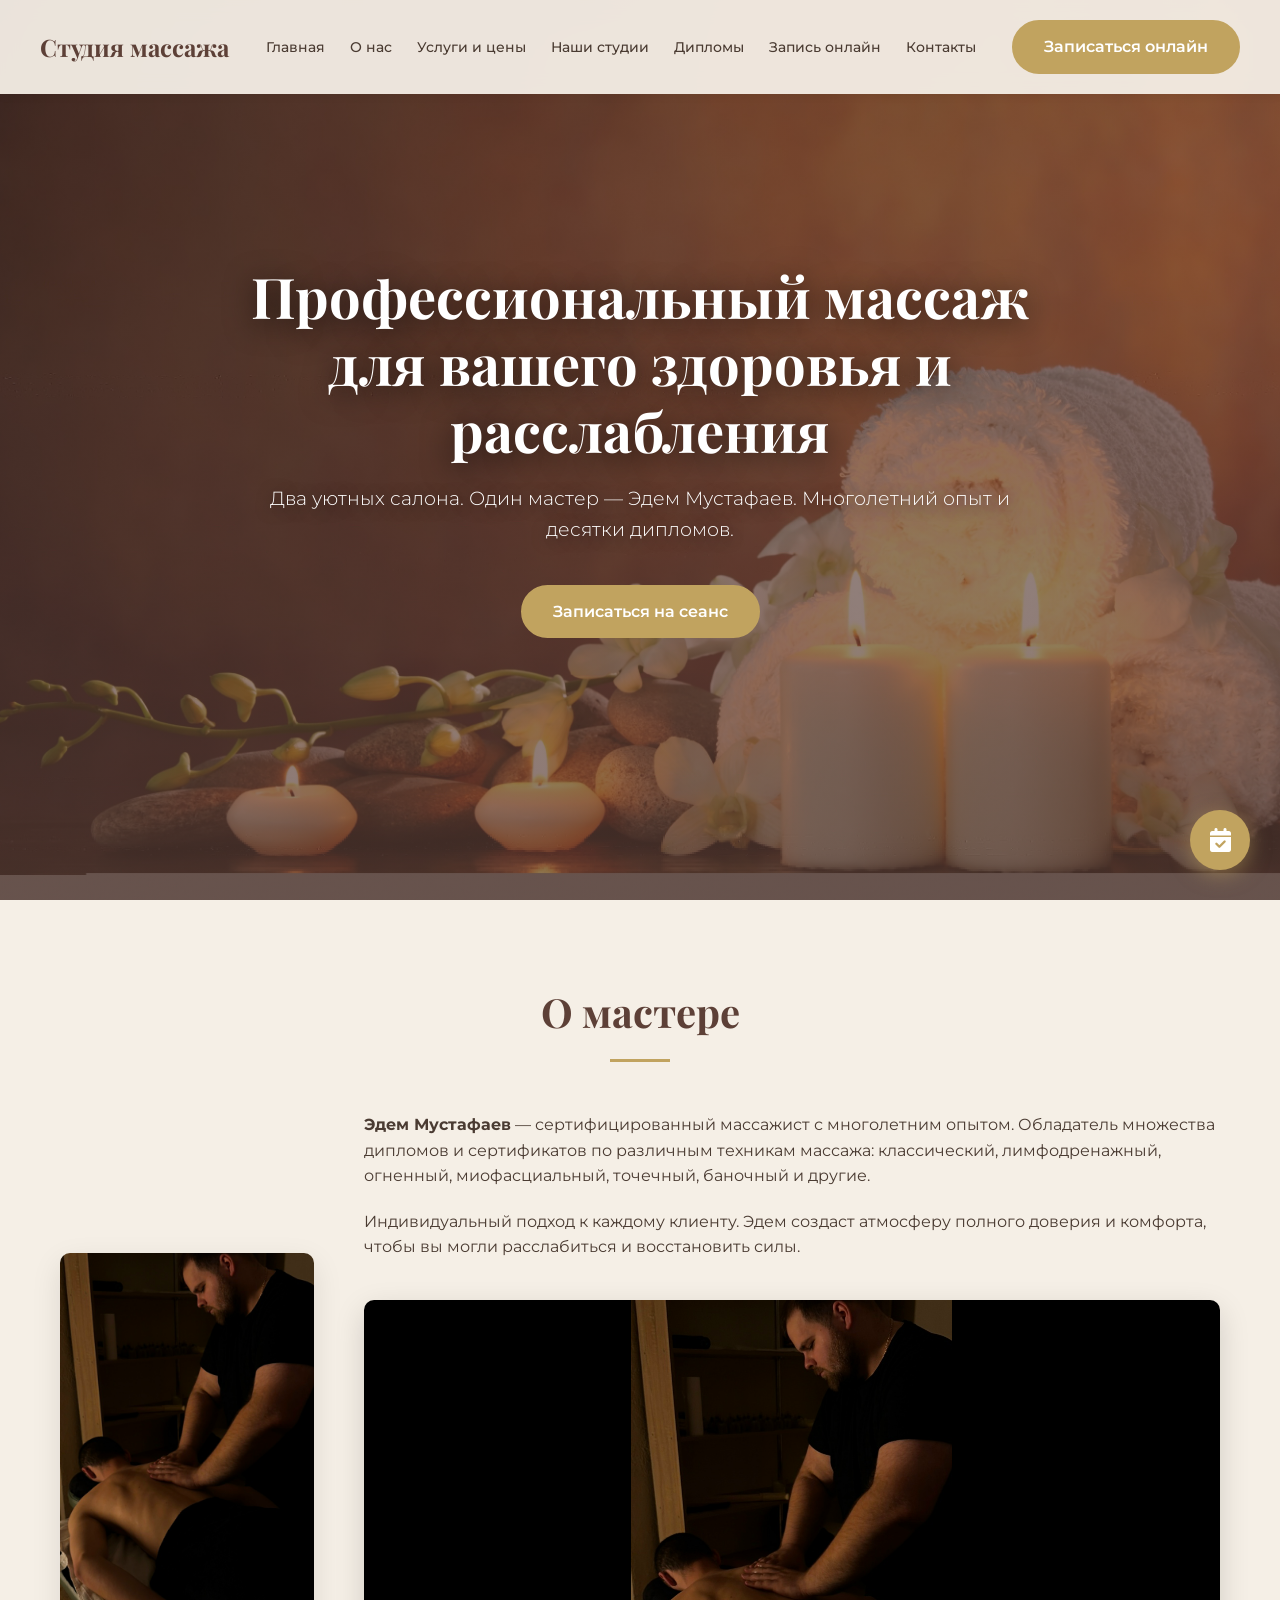
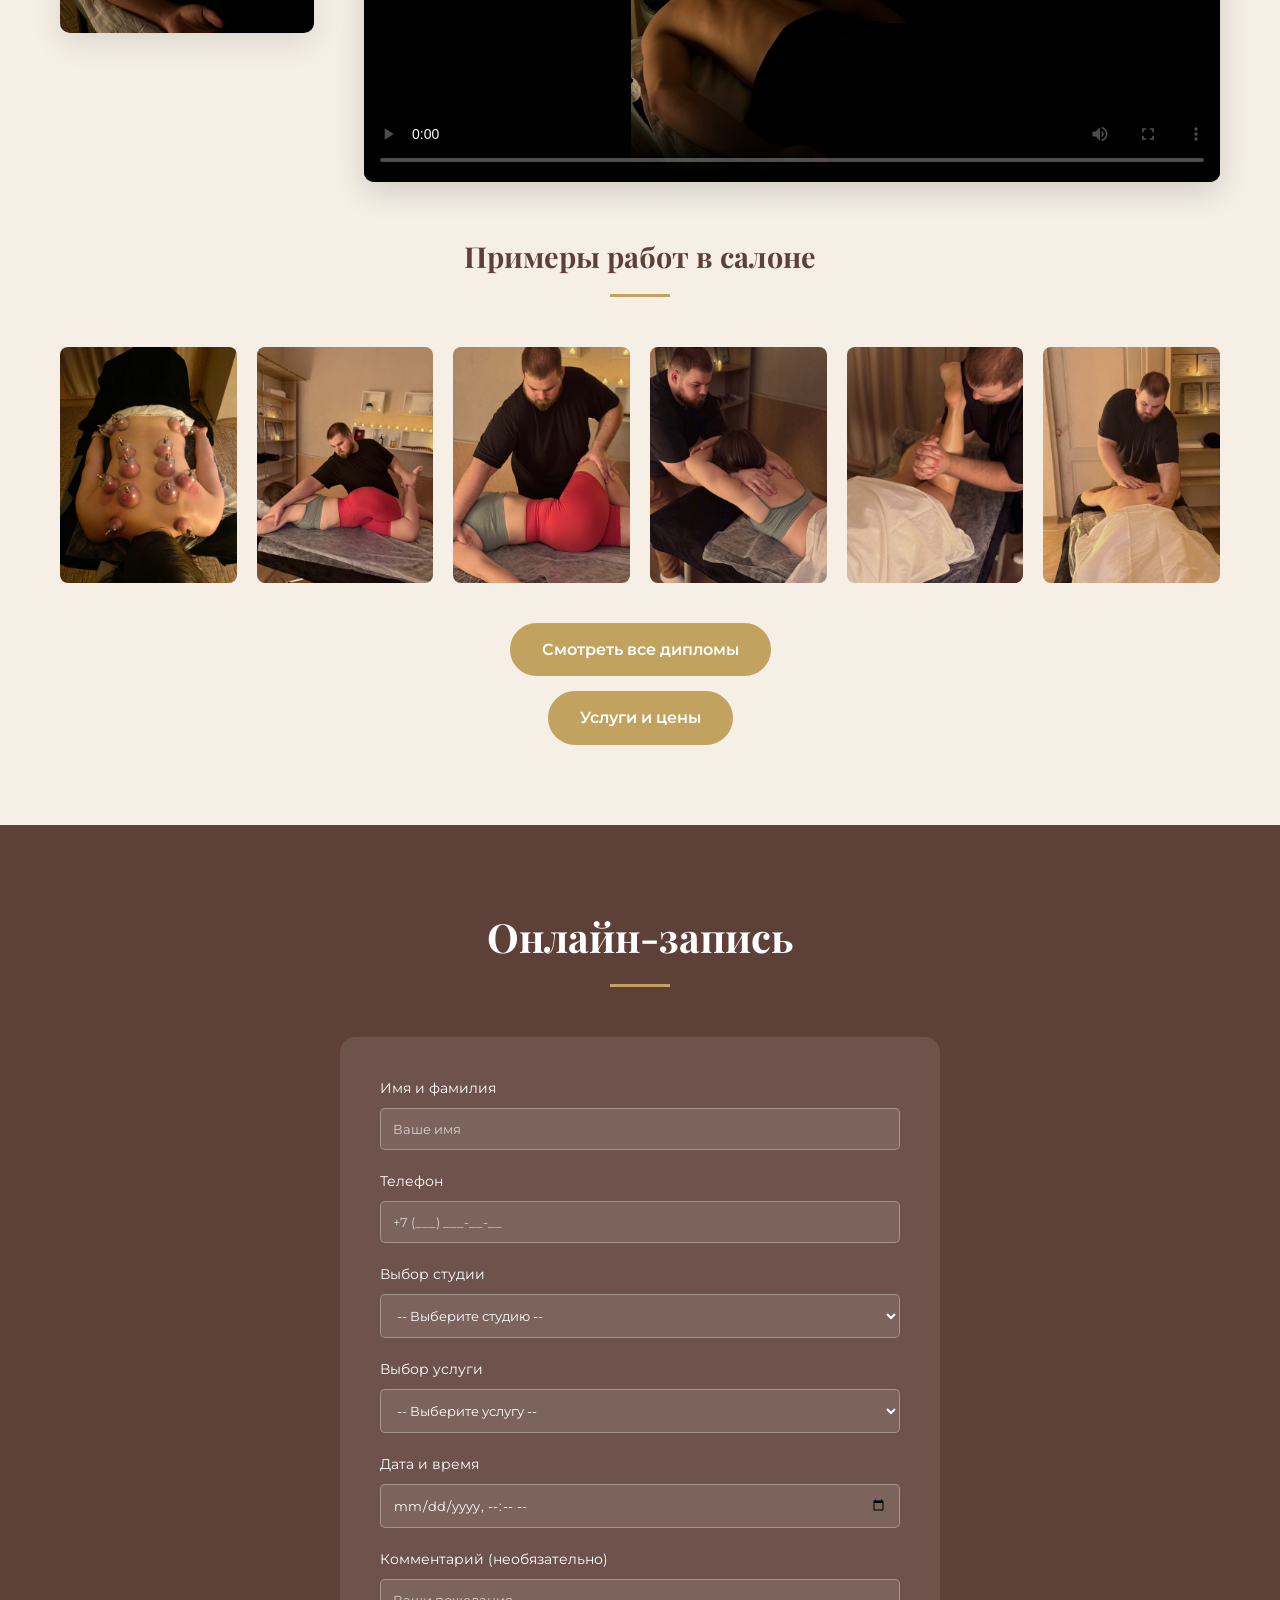
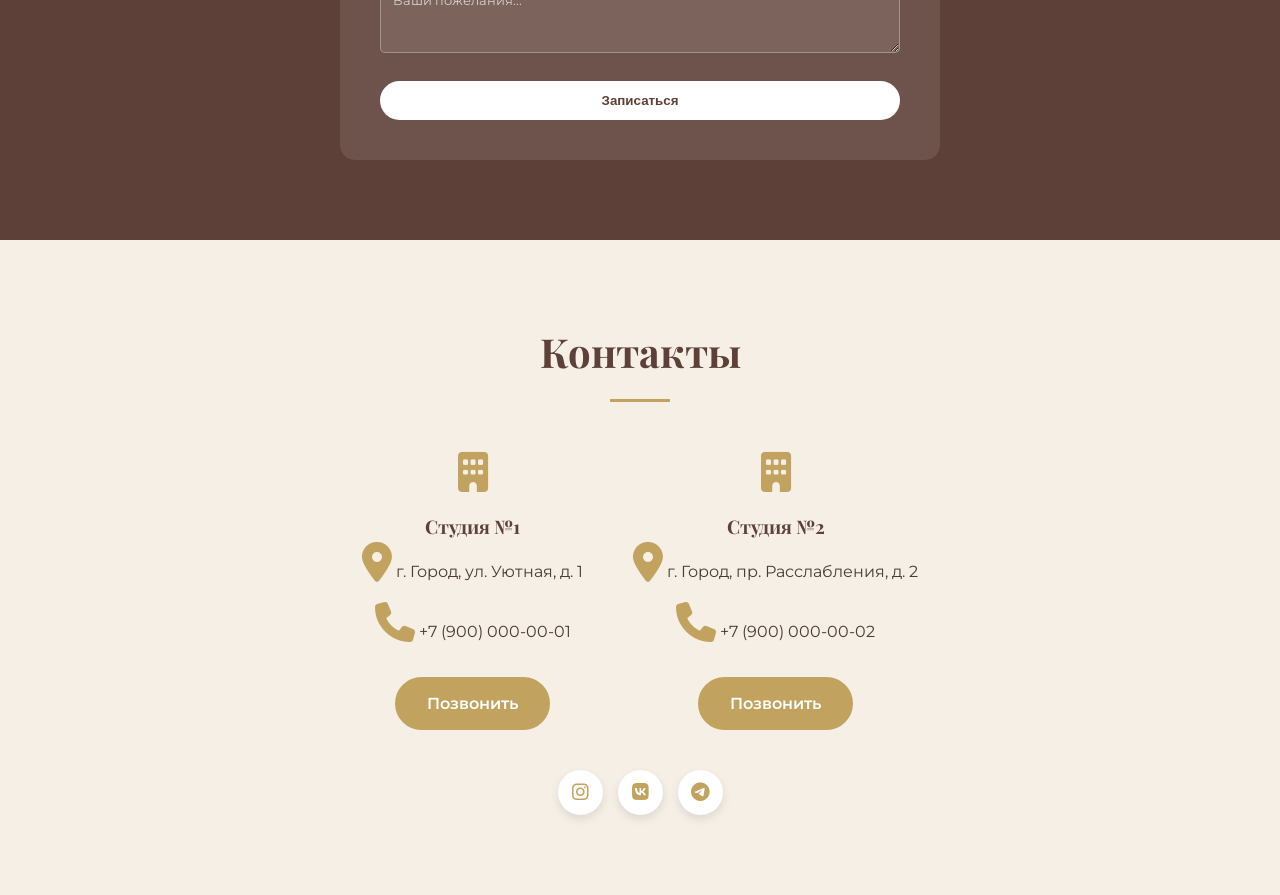
<file: index.html>
<!DOCTYPE html>
<html lang="ru">
<head>
    <meta charset="UTF-8">
    <meta name="viewport" content="width=device-width, initial-scale=1.0">
    <title>Студия массажа — Профессиональный массаж и спа-процедуры</title>
    <meta name="description" content="Профессиональный массаж для вашего здоровья и расслабления. Два уютных салона. Опытный мастер Эдем Мустафаев.">
    
    <link rel="preconnect" href="https://fonts.googleapis.com">
    <link rel="preconnect" href="https://fonts.gstatic.com" crossorigin>
    <link href="https://fonts.googleapis.com/css2?family=Playfair+Display:wght@400;600;700&family=Montserrat:wght@300;400;500;600&display=swap" rel="stylesheet">
    <link rel="stylesheet" href="https://cdnjs.cloudflare.com/ajax/libs/font-awesome/6.4.0/css/all.min.css">
    <link rel="stylesheet" href="css/style.css">
</head>
<!-- Атрибут ниже предотвращает прокрутку страницы вниз при открытии -->
<body>

    <!-- ШАПКА САЙТА -->
    <header id="header">
        <div class="container nav-container">
            <a href="index.html" class="logo">Студия массажа</a>
            <ul class="nav-menu" id="navMenu">
                <li><a href="#hero">Главная</a></li>
                <li><a href="#about">О нас</a></li>
                <li><a href="services.html">Услуги и цены</a></li>
                <li><a href="studios.html">Наши студии</a></li>
                <li><a href="diplomas.html">Дипломы</a></li>
                <li><a href="#booking">Запись онлайн</a></li>
                <li><a href="#contacts">Контакты</a></li>
            </ul>
            <a href="#booking" class="btn header-cta">Записаться онлайн</a>
            <button class="mobile-toggle" id="mobileToggle"><i class="fas fa-bars"></i></button>
        </div>
    </header>

    <!-- ГЛАВНЫЙ ЭКРАН (HERO) -->
    <section id="hero" class="hero">
        <div class="hero-content">
            <h1>Профессиональный массаж для вашего здоровья и расслабления</h1>
            <p>Два уютных салона. Один мастер — Эдем Мустафаев. Многолетний опыт и десятки дипломов.</p>
            <a href="#booking" class="btn">Записаться на сеанс</a>
        </div>
    </section>

    <!-- О МАСТЕРЕ -->
    <section id="about" class="section-padding">
        <div class="container">
            <h2 class="section-title reveal">О мастере</h2>
            <div class="about-wrapper">
                <div class="about-img reveal">
                    <img src="images/master.jpg" alt="Эдем Мустафаев">
                </div>
                <div class="about-text reveal">
                    <p><strong>Эдем Мустафаев</strong> — сертифицированный массажист с многолетним опытом. Обладатель множества дипломов и сертификатов по различным техникам массажа: классический, лимфодренажный, огненный, миофасциальный, точечный, баночный и другие.</p>
                    <p>Индивидуальный подход к каждому клиенту. Эдем создаст атмосферу полного доверия и комфорта, чтобы вы могли расслабиться и восстановить силы.</p>
                    
                    <div class="video-container reveal">
                        <video controls poster="images/master.jpg">
                            <source src="videos/massage.mp4" type="video/mp4">
                            Ваш браузер не поддерживает воспроизведение видео.
                        </video>
                    </div>
                </div>
            </div>
            
            <br><br>
            <h3 class="section-title reveal" style="font-size: 1.8rem;">Примеры работ в салоне</h3>
            <div class="diplomas-grid reveal">
                <div class="diploma-item" onclick="openModal('images/work1.jpg', 'Пример работы 1')"><img src="images/work1.jpg" alt="Пример работы 1"></div>
                <div class="diploma-item" onclick="openModal('images/work2.jpg', 'Пример работы 2')"><img src="images/work2.jpg" alt="Пример работы 2"></div>
                <div class="diploma-item" onclick="openModal('images/work3.jpg', 'Пример работы 3')"><img src="images/work3.jpg" alt="Пример работы 3"></div>
                <div class="diploma-item" onclick="openModal('images/work4.jpg', 'Пример работы 4')"><img src="images/work4.jpg" alt="Пример работы 4"></div>
                <div class="diploma-item" onclick="openModal('images/work5.jpg', 'Пример работы 5')"><img src="images/work5.jpg" alt="Пример работы 5"></div>
                <div class="diploma-item" onclick="openModal('images/work6.jpg', 'Пример работы 6')"><img src="images/work6.jpg" alt="Пример работы 6"></div>
            </div>

            <!-- КНОПКИ ПЕРЕХОДА НА ДРУГИЕ СТРАНИЦЫ -->
            <div style="text-align: center; margin-top: 40px; display: flex; flex-direction: column; align-items: center; gap: 15px;" class="reveal">
                <a href="diplomas.html" class="btn">Смотреть все дипломы</a>
                <a href="services.html" class="btn">Услуги и цены</a>
            </div>
        </div>
    </section>

    <!-- ОНЛАЙН-ЗАПИСЬ -->
    <section id="booking" class="section-padding booking-section">
        <div class="container">
            <h2 class="section-title reveal">Онлайн-запись</h2>
            <form class="booking-form reveal" onsubmit="submitBooking(event)">
                <div class="form-group"><label for="name">Имя и фамилия</label><input type="text" id="name" class="form-control" placeholder="Ваше имя" required></div>
                <div class="form-group"><label for="phone">Телефон</label><input type="tel" id="phone" class="form-control" placeholder="+7 (___) ___-__-__" required></div>
                <div class="form-group"><label for="studio">Выбор студии</label><select id="studio" class="form-control" required><option value="">-- Выберите студию --</option><option value="1">Студия 1</option><option value="2">Студия 2</option></select></div>
                <div class="form-group"><label for="service">Выбор услуги</label><select id="service" class="form-control" required><option value="">-- Выберите услугу --</option><option>Классический массаж (1800 ₽)</option><option>Массаж спины (900 ₽)</option><option>Лимфодренажный массаж (1800 ₽)</option><option>Огненный массаж (2500 ₽)</option><option>Общий массаж всего тела (2500 ₽)</option><option>Миофасциальный массаж (1800 ₽)</option><option>Точечный массаж (1800 ₽)</option><option>Баночный массаж (1800 ₽)</option></select></div>
                <div class="form-group"><label for="datetime">Дата и время</label><input type="datetime-local" id="datetime" class="form-control" required></div>
                <div class="form-group"><label for="comment">Комментарий (необязательно)</label><textarea id="comment" class="form-control" rows="3" placeholder="Ваши пожелания..."></textarea></div>
                <button type="submit" class="btn" style="width: 100%; background: var(--white); color: var(--brown); border: none;">Записаться</button>
            </form>
        </div>
    </section>

    <!-- КОНТАКТЫ -->
    <section id="contacts" class="section-padding">
        <div class="container">
            <h2 class="section-title reveal">Контакты</h2>
            <div class="contacts-wrapper reveal">
                <div class="contact-card"><i class="fas fa-building"></i><h3>Студия №1</h3><p><i class="fas fa-map-marker-alt"></i> г. Город, ул. Уютная, д. 1</p><p><i class="fas fa-phone"></i> +7 (900) 000-00-01</p><a href="tel:+79000000001" class="btn" style="margin-top: 15px;">Позвонить</a></div>
                <div class="contact-card"><i class="fas fa-building"></i><h3>Студия №2</h3><p><i class="fas fa-map-marker-alt"></i> г. Город, пр. Расслабления, д. 2</p><p><i class="fas fa-phone"></i> +7 (900) 000-00-02</p><a href="tel:+79000000002" class="btn" style="margin-top: 15px;">Позвонить</a></div>
            </div>
            <!-- СОЦСЕТИ: Instagram, VK, Telegram -->
            <div class="social-links">
                <a href="https://www.instagram.com/edem_massagee/" target="_blank" title="Instagram"><i class="fab fa-instagram"></i></a>
                <a href="https://vk.ru/edem_massage9" target="_blank" title="ВКонтакте"><i class="fab fa-vk"></i></a>
                <a href="https://t.me/Edem_massage" target="_blank" title="Telegram"><i class="fab fa-telegram"></i></a>
            </div>
        </div>
    </section>

    <a href="#booking" class="floating-btn" title="Записаться онлайн"><i class="fas fa-calendar-check"></i></a>

    <div id="myModal" class="modal">
        <div class="modal-content"><span class="modal-close" onclick="closeModal()">&times;</span><div id="modalBody"></div></div>
    </div>

    <script src="js/script.js"></script>
</body>
</html>
</file>
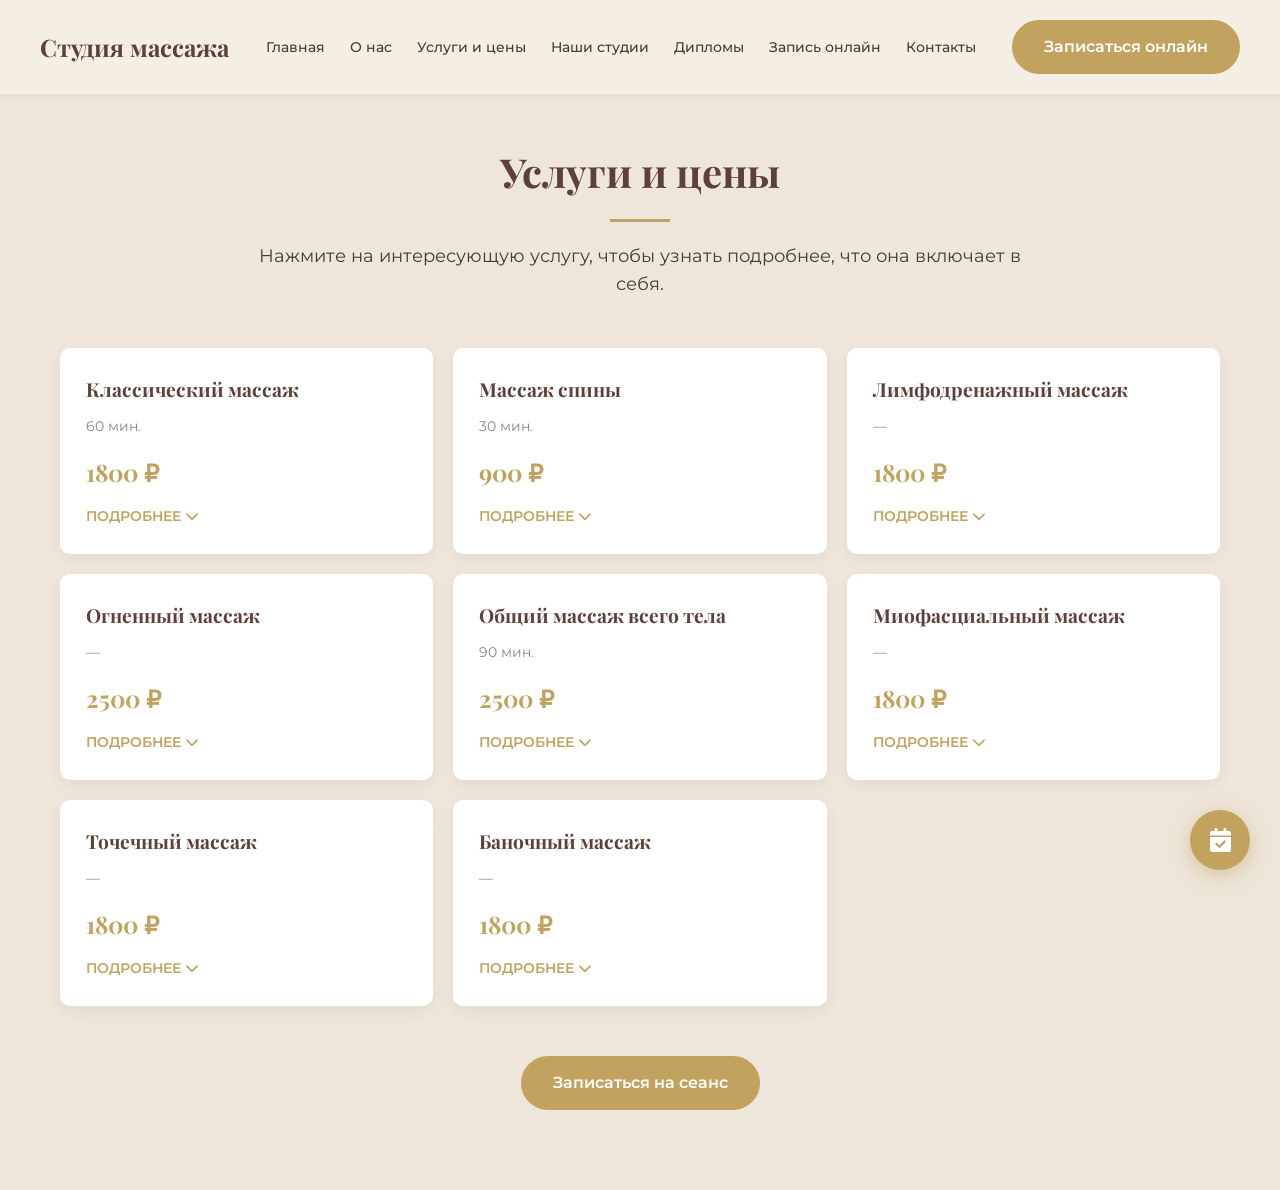
<file: services.html>
<!DOCTYPE html>
<html lang="ru">
<head>
    <meta charset="UTF-8">
    <meta name="viewport" content="width=device-width, initial-scale=1.0">
    <title>Услуги и цены — Студия массажа</title>
    <meta name="description" content="Прайс-лист на услуги массажа. Классический, лимфодренажный, огненный, миофасциальный и другие техники.">

    <link rel="preconnect" href="https://fonts.googleapis.com">
    <link rel="preconnect" href="https://fonts.gstatic.com" crossorigin>
    <link href="https://fonts.googleapis.com/css2?family=Playfair+Display:wght@400;600;700&family=Montserrat:wght@300;400;500;600&display=swap" rel="stylesheet">
    <link rel="stylesheet" href="https://cdnjs.cloudflare.com/ajax/libs/font-awesome/6.4.0/css/all.min.css">
    <link rel="stylesheet" href="css/style.css">
</head>
<body>

    <!-- ШАПКА -->
    <header id="header">
        <div class="container nav-container">
            <a href="index.html" class="logo">Студия массажа</a>
            <ul class="nav-menu" id="navMenu">
                <li><a href="index.html#hero">Главная</a></li>
                <li><a href="index.html#about">О нас</a></li>
                <li><a href="services.html">Услуги и цены</a></li>
                <li><a href="studios.html">Наши студии</a></li>
                <li><a href="diplomas.html">Дипломы</a></li>
                <li><a href="index.html#booking">Запись онлайн</a></li>
                <li><a href="index.html#contacts">Контакты</a></li>
            </ul>
            <a href="index.html#booking" class="btn header-cta">Записаться онлайн</a>
            <button class="mobile-toggle" id="mobileToggle"><i class="fas fa-bars"></i></button>
        </div>
    </header>

    <!-- УСЛУГИ И ЦЕНЫ -->
    <section id="services-page" class="section-padding" style="padding-top: 140px; background-color: #EEE6DA;">
        <div class="container">
            <h2 class="section-title reveal">Услуги и цены</h2>
            <p class="reveal" style="text-align: center; max-width: 800px; margin: -30px auto 50px; font-size: 1.1rem;">
                Нажмите на интересующую услугу, чтобы узнать подробнее, что она включает в себя.
            </p>
            
            <div class="services-grid">
                <!-- Каждая карточка вызывает модальное окно с описанием -->
                <div class="service-card reveal" onclick="openServiceModal('Классический массаж', '60 мин.', '1800 ₽', 'Универсальный массаж для снятия напряжения и улучшения кровообращения. Подходит для общего расслабления и поддержания мышечного тонуса.')">
                    <h3>Классический массаж</h3>
                    <p class="duration">60 мин.</p>
                    <p class="price">1800 ₽</p>
                    <p class="service-tap-hint">Подробнее <i class="fas fa-chevron-down"></i></p>
                </div>
                
                <div class="service-card reveal" onclick="openServiceModal('Массаж спины', '30 мин.', '900 ₽', 'Целенаправленное расслабление мышц спины. Эффективно снимает болевой синдром, улучшает осанку и возвращает легкость движений.')">
                    <h3>Массаж спины</h3>
                    <p class="duration">30 мин.</p>
                    <p class="price">900 ₽</p>
                    <p class="service-tap-hint">Подробнее <i class="fas fa-chevron-down"></i></p>
                </div>
                
                <div class="service-card reveal" onclick="openServiceModal('Лимфодренажный массаж', '—', '1800 ₽', 'Устранение отеков, выведение лишней жидкости и токсинов из организма. Отличная детоксикация и улучшение контуров тела.')">
                    <h3>Лимфодренажный массаж</h3>
                    <p class="duration">—</p>
                    <p class="price">1800 ₽</p>
                    <p class="service-tap-hint">Подробнее <i class="fas fa-chevron-down"></i></p>
                </div>
                
                <div class="service-card reveal" onclick="openServiceModal('Огненный массаж', '—', '2500 ₽', 'Уникальная техника с использованием огня для глубокого прогрева мышц. Расслабляет даже самые застарелые спазмы и улучшает кровоток.')">
                    <h3>Огненный массаж</h3>
                    <p class="duration">—</p>
                    <p class="price">2500 ₽</p>
                    <p class="service-tap-hint">Подробнее <i class="fas fa-chevron-down"></i></p>
                </div>
                
                <div class="service-card reveal" onclick="openServiceModal('Общий массаж всего тела', '90 мин.', '2500 ₽', 'Полное расслабление от кончиков пальцев до головы. Гармония души и тела, снятие усталости и полный сброс напряжения.')">
                    <h3>Общий массаж всего тела</h3>
                    <p class="duration">90 мин.</p>
                    <p class="price">2500 ₽</p>
                    <p class="service-tap-hint">Подробнее <i class="fas fa-chevron-down"></i></p>
                </div>
                
                <div class="service-card reveal" onclick="openServiceModal('Миофасциальный массаж', '—', '1800 ₽', 'Глубокая работа с фасциями (соединительной тканью) для восстановления подвижности суставов и устранения хронических болей.')">
                    <h3>Миофасциальный массаж</h3>
                    <p class="duration">—</p>
                    <p class="price">1800 ₽</p>
                    <p class="service-tap-hint">Подробнее <i class="fas fa-chevron-down"></i></p>
                </div>
                
                <div class="service-card reveal" onclick="openServiceModal('Точечный массаж', '—', '1800 ₽', 'Воздействие на акуптурные точки для восстановления энергетического баланса и работы внутренних органов.')">
                    <h3>Точечный массаж</h3>
                    <p class="duration">—</p>
                    <p class="price">1800 ₽</p>
                    <p class="service-tap-hint">Подробнее <i class="fas fa-chevron-down"></i></p>
                </div>
                
                <div class="service-card reveal" onclick="openServiceModal('Баночный массаж', '—', '1800 ₽', 'Вакуумный массаж для улучшения лимфотока и кровообращения. Эффективен при целлюлите и простудах.')">
                    <h3>Баночный массаж</h3>
                    <p class="duration">—</p>
                    <p class="price">1800 ₽</p>
                    <p class="service-tap-hint">Подробнее <i class="fas fa-chevron-down"></i></p>
                </div>
            </div>

            <div style="text-align: center; margin-top: 50px;" class="reveal">
                <a href="index.html#booking" class="btn">Записаться на сеанс</a>
            </div>
        </div>
    </section>

    <a href="index.html#booking" class="floating-btn" title="Записаться онлайн"><i class="fas fa-calendar-check"></i></a>

    <!-- Модальное окно для описания услуг -->
    <div id="myModal" class="modal">
        <div class="modal-content"><span class="modal-close" onclick="closeModal()">&times;</span><div id="modalBody"></div></div>
    </div>

    <script src="js/script.js"></script>
</body>
</html>
</file>
<file: css/style.css>
:root {
    --beige: #F5EFE6; --brown: #5D4037; --dark-brown: #3E2723; --soft-gold: #C1A35F; --white: #FFFFFF; --text-color: #4A3B32;
}
* { margin: 0; padding: 0; box-sizing: border-box; }
html { scroll-behavior: smooth; }
body { font-family: 'Montserrat', sans-serif; background-color: var(--beige); color: var(--text-color); line-height: 1.6; overflow-x: hidden; }
h1, h2, h3, h4 { font-family: 'Playfair Display', serif; color: var(--brown); }
.container { max-width: 1200px; margin: 0 auto; padding: 0 20px; }
.btn { display: inline-block; padding: 12px 30px; background-color: var(--soft-gold); color: var(--white); text-decoration: none; border-radius: 50px; font-weight: 600; transition: all 0.3s ease; border: 2px solid var(--soft-gold); cursor: pointer; text-align: center; }
.btn:hover { background-color: transparent; color: var(--soft-gold); }

header { position: fixed; width: 100%; top: 0; left: 0; z-index: 1000; background-color: rgba(245, 239, 230, 0.95); backdrop-filter: blur(10px); box-shadow: 0 2px 10px rgba(0,0,0,0.05); }
.nav-container { display: flex; justify-content: space-between; align-items: center; padding: 20px 0; }
.logo { font-family: 'Playfair Display', serif; font-size: 24px; font-weight: 700; color: var(--brown); text-decoration: none; cursor: pointer; }
.nav-menu { display: flex; gap: 25px; list-style: none; }
.nav-menu a { text-decoration: none; color: var(--text-color); font-size: 14px; font-weight: 500; transition: color 0.3s; cursor: pointer; }
.nav-menu a:hover { color: var(--soft-gold); }
.header-cta { background-color: var(--soft-gold); color: var(--white); }
.mobile-toggle { display: none; font-size: 24px; background: none; border: none; color: var(--brown); cursor: pointer; }

.hero { position: relative; height: 100vh; display: flex; align-items: center; justify-content: center; text-align: center; color: var(--white); background: linear-gradient(rgba(62, 39, 35, 0.55), rgba(93, 64, 55, 0.7)), url('../images/hero-bg.jpg') center/cover no-repeat; }
.hero-content { max-width: 850px; padding: 0 20px; }
.hero-content h1 { font-size: 3.5rem; color: var(--white); margin-bottom: 20px; line-height: 1.2; text-shadow: 0 4px 30px rgba(0,0,0,0.7); }
.hero-content p { font-size: 1.2rem; margin: 0 auto 40px; font-weight: 300; text-shadow: 0 2px 15px rgba(0,0,0,0.6); }

.section-padding { padding: 80px 0; }
.section-title { text-align: center; font-size: 2.5rem; margin-bottom: 50px; position: relative; }
.section-title::after { content: ''; display: block; width: 60px; height: 3px; background-color: var(--soft-gold); margin: 15px auto 0; }

.about-wrapper { display: flex; gap: 50px; align-items: center; }
.about-img img { width: 100%; border-radius: 10px; box-shadow: 0 10px 30px rgba(0,0,0,0.1); }
.about-text p { margin-bottom: 20px; }

.video-container { position: relative; width: 100%; margin-top: 40px; padding-bottom: 56.25%; height: 0; overflow: hidden; border-radius: 10px; box-shadow: 0 10px 30px rgba(0,0,0,0.15); background-color: #000; }
.video-container video, .video-container iframe { position: absolute; top: 0; left: 0; width: 100%; height: 100%; border: none; }

.diplomas-grid { display: grid; grid-template-columns: repeat(auto-fit, minmax(150px, 1fr)); gap: 20px; margin-top: 40px; }
.diploma-item { background-color: #ddd; aspect-ratio: 3/4; border-radius: 8px; overflow: hidden; cursor: pointer; transition: transform 0.3s; }
.diploma-item img { width: 100%; height: 100%; object-fit: cover; }
.diploma-item:hover { transform: scale(1.02); }

/* УСЛУГИ */
.services-grid { display: grid; grid-template-columns: repeat(auto-fill, minmax(300px, 1fr)); gap: 20px; }
.service-card { background-color: var(--white); padding: 25px; border-radius: 10px; box-shadow: 0 5px 15px rgba(0,0,0,0.05); position: relative; transition: all 0.3s; border: 1px solid transparent; cursor: pointer; }
.service-card:hover { border-color: var(--soft-gold); box-shadow: 0 8px 25px rgba(193, 163, 95, 0.15); transform: translateY(-5px); }
.service-card h3 { font-size: 1.2rem; margin-bottom: 10px; }
.service-card .price { color: var(--soft-gold); font-size: 1.5rem; font-weight: 700; font-family: 'Playfair Display', serif; }
.service-card .duration { font-size: 0.9rem; color: #888; margin-bottom: 15px; }
.service-tap-hint { margin-top: 15px; font-size: 0.85rem; color: var(--soft-gold); font-weight: 600; text-transform: uppercase; }

.studios-grid { display: grid; grid-template-columns: repeat(auto-fit, minmax(300px, 1fr)); gap: 40px; }
.studio-card { background-color: var(--white); border-radius: 12px; overflow: hidden; box-shadow: 0 10px 30px rgba(0,0,0,0.08); }
.studio-img-placeholder { width: 100%; height: 250px; background-color: #E0D6C8; display: flex; align-items: center; justify-content: center; color: #8a7a66; cursor: pointer; background-size: cover; background-position: center; position: relative; transition: transform 0.3s; }
.studio-img-placeholder:hover { transform: scale(1.02); }
.studio-img-placeholder span { font-size: 1rem; font-weight: 500; background: rgba(255,255,255,0.9); padding: 5px 15px; border-radius: 5px; color: var(--brown); }
.studio-info { padding: 25px; }
.studio-info h3 { margin-bottom: 15px; color: var(--brown); }
.studio-info p { margin-bottom: 10px; font-size: 0.95rem; display: flex; align-items: center; gap: 10px; }
.studio-info i { color: var(--soft-gold); }

.booking-section { background-color: var(--brown); color: var(--white); }
.booking-section h2 { color: var(--white); }
.booking-form { max-width: 600px; margin: 0 auto; background-color: rgba(255,255,255,0.1); padding: 40px; border-radius: 15px; backdrop-filter: blur(5px); }
.form-group { margin-bottom: 20px; }
.form-group label { display: block; margin-bottom: 8px; font-size: 0.9rem; }
.form-control { width: 100%; padding: 12px; border: 1px solid rgba(255,255,255,0.3); background-color: rgba(255,255,255,0.1); color: var(--white); border-radius: 5px; font-family: inherit; }
.form-control option { color: black; }
.form-control::placeholder { color: rgba(255,255,255,0.7); }

.contacts-wrapper { display: flex; justify-content: center; gap: 50px; flex-wrap: wrap; }
.contact-card { text-align: center; max-width: 300px; }
.contact-card i { font-size: 2.5rem; color: var(--soft-gold); margin-bottom: 20px; }
.social-links { display: flex; justify-content: center; gap: 15px; margin-top: 40px; }
.social-links a { width: 45px; height: 45px; border-radius: 50%; background-color: var(--white); display: flex; align-items: center; justify-content: center; color: var(--soft-gold); font-size: 1.2rem; box-shadow: 0 4px 10px rgba(0,0,0,0.1); transition: all 0.3s; text-decoration: none; }
.social-links a:hover { background-color: var(--soft-gold); color: var(--white); }

.floating-btn { position: fixed; bottom: 30px; right: 30px; background-color: var(--soft-gold); color: var(--white); width: 60px; height: 60px; border-radius: 50%; display: flex; align-items: center; justify-content: center; font-size: 1.5rem; text-decoration: none; box-shadow: 0 5px 20px rgba(193, 163, 95, 0.5); z-index: 999; transition: all 0.3s; }
.floating-btn:hover { transform: scale(1.1); background-color: var(--brown); }

.modal { display: none; position: fixed; top: 0; left: 0; width: 100%; height: 100%; background-color: rgba(0,0,0,0.85); z-index: 2000; justify-content: center; align-items: center; padding: 20px; }
.modal-content { background-color: var(--white); padding: 30px; border-radius: 10px; text-align: center; max-width: 800px; width: 100%; position: relative; }
.modal-content img { max-width: 100%; max-height: 70vh; border-radius: 8px; margin-bottom: 15px; }
.modal-close { position: absolute; top: 10px; right: 15px; font-size: 1.5rem; color: var(--brown); cursor: pointer; z-index: 20; }
.gallery-container { position: relative; }
.gallery-btn { position: absolute; top: 50%; transform: translateY(-50%); background-color: rgba(93, 64, 55, 0.7); color: white; border: none; padding: 15px 20px; font-size: 1.5rem; cursor: pointer; border-radius: 50%; transition: background-color 0.3s; z-index: 15; }
.gallery-btn:hover { background-color: var(--soft-gold); }
.gallery-prev { left: 10px; }
.gallery-next { right: 10px; }
.gallery-counter { margin-top: 10px; font-size: 0.9rem; color: #888; }

.reveal { opacity: 0; transform: translateY(30px); transition: all 1s ease; }
.reveal.active { opacity: 1; transform: translateY(0); }

/* АДАПТИВНОСТЬ */
@media (max-width: 768px) {
    .nav-container { padding: 15px 0; flex-wrap: wrap; }
    .header-cta { display: none; }
    .nav-menu { display: none; position: absolute; top: 100%; left: 0; width: 100%; background-color: var(--beige); flex-direction: column; padding: 20px; gap: 15px; box-shadow: 0 5px 10px rgba(0,0,0,0.1); max-height: 400px; overflow-y: auto; }
    .nav-menu.active { display: flex; }
    .mobile-toggle { display: block; }
    .hero { height: 90vh; background-attachment: scroll; }
    .hero-content { padding: 0 25px; }
    .hero-content h1 { font-size: 2.2rem; line-height: 1.3; }
    .hero-content p { font-size: 1.1rem; }
    .section-padding { padding: 50px 0; }
    .section-title { font-size: 1.8rem; margin-bottom: 30px; }
    .about-wrapper { flex-direction: column; gap: 30px; }
    .services-grid { grid-template-columns: 1fr; gap: 15px; }
    .studios-grid { grid-template-columns: 1fr; gap: 30px; }
    .booking-form { padding: 25px; }
    .form-control { font-size: 16px; }
    .modal { padding: 10px; }
    .modal-content { padding: 20px; }
    .modal-close { top: 5px; right: 10px; }
    .gallery-btn { padding: 10px 15px; font-size: 1.2rem; }
    .gallery-prev { left: 5px; }
    .gallery-next { right: 5px; }
    .floating-btn { width: 50px; height: 50px; font-size: 1.2rem; bottom: 20px; right: 20px; }
}

@media (max-width: 480px) {
    .hero-content h1 { font-size: 1.8rem; }
    .hero-content p { font-size: 1rem; }
    .section-title { font-size: 1.6rem; }
    .diplomas-grid { grid-template-columns: repeat(2, 1fr); gap: 10px; }
    .studio-info { padding: 20px; }
    .studio-info p { font-size: 0.9rem; }
}
</file>
